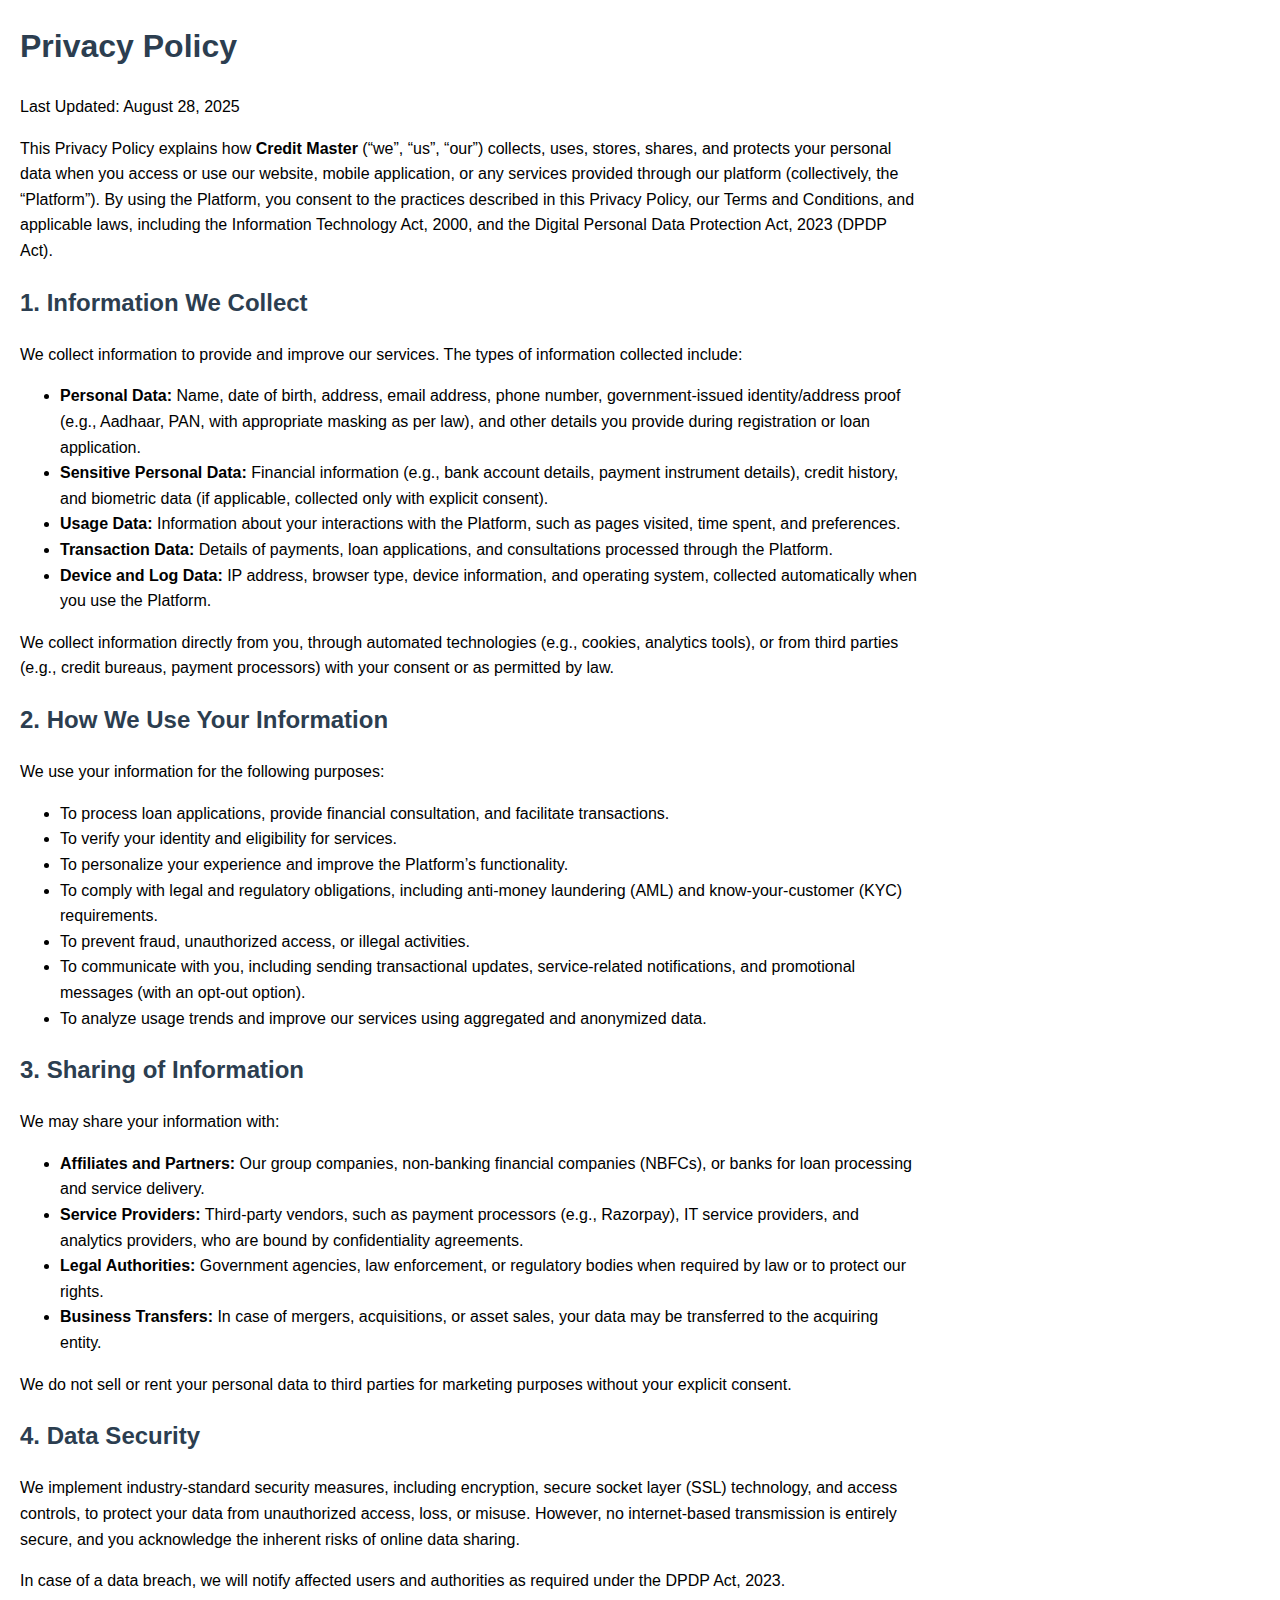
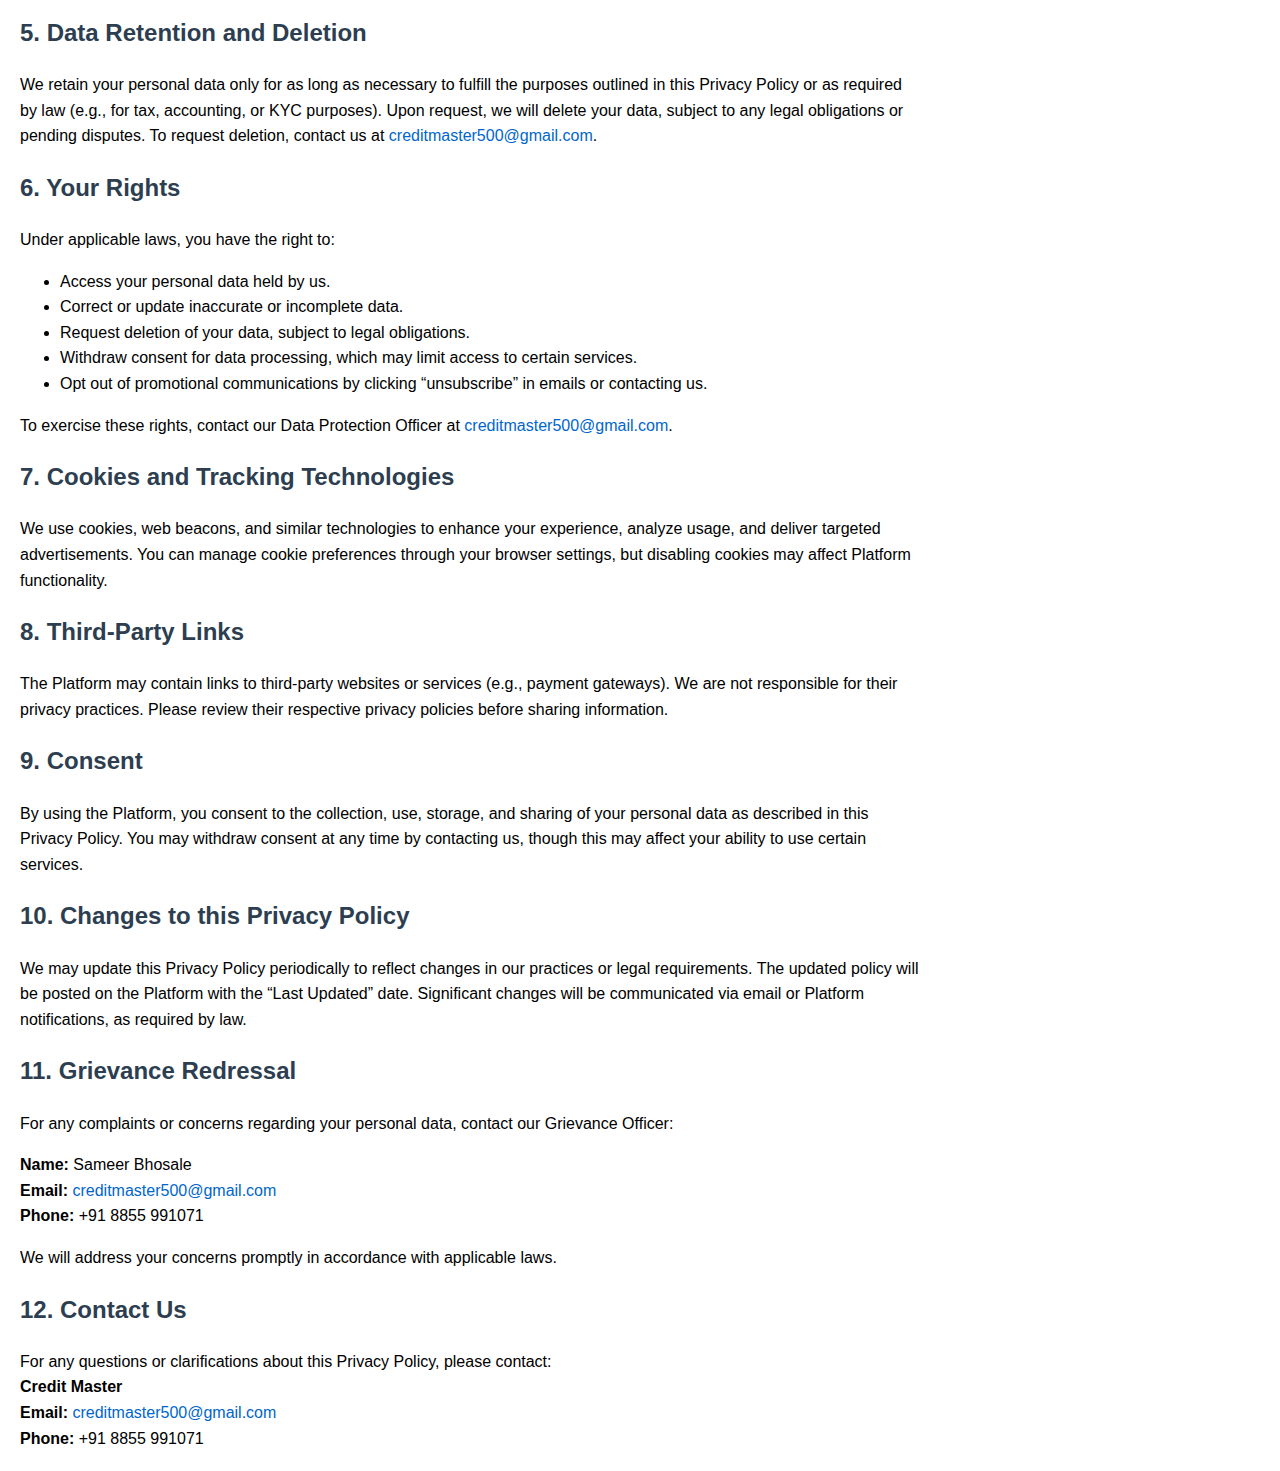
<file: demo/privacy.html>
<!DOCTYPE html>
<html lang="en">
<head>
  <meta charset="UTF-8">
  <meta name="viewport" content="width=device-width, initial-scale=1.0">
  <title>Privacy Policy - Credit Master</title>
  <style>
    body { font-family: Arial, sans-serif; line-height: 1.6; margin: 20px; max-width: 900px; }
    h1, h2 { color: #2c3e50; }
    a { color: #0066cc; text-decoration: none; }
    a:hover { text-decoration: underline; }
  </style>
</head>
<body>
  <h1>Privacy Policy</h1>
  <p>Last Updated: August 28, 2025</p>
  <p>This Privacy Policy explains how <strong>Credit Master</strong> (“we”, “us”, “our”) collects, uses, stores, shares, and protects your personal data when you access or use our website, mobile application, or any services provided through our platform (collectively, the “Platform”). By using the Platform, you consent to the practices described in this Privacy Policy, our Terms and Conditions, and applicable laws, including the Information Technology Act, 2000, and the Digital Personal Data Protection Act, 2023 (DPDP Act).</p>

  <h2>1. Information We Collect</h2>
  <p>We collect information to provide and improve our services. The types of information collected include:</p>
  <ul>
    <li><strong>Personal Data:</strong> Name, date of birth, address, email address, phone number, government-issued identity/address proof (e.g., Aadhaar, PAN, with appropriate masking as per law), and other details you provide during registration or loan application.</li>
    <li><strong>Sensitive Personal Data:</strong> Financial information (e.g., bank account details, payment instrument details), credit history, and biometric data (if applicable, collected only with explicit consent).</li>
    <li><strong>Usage Data:</strong> Information about your interactions with the Platform, such as pages visited, time spent, and preferences.</li>
    <li><strong>Transaction Data:</strong> Details of payments, loan applications, and consultations processed through the Platform.</li>
    <li><strong>Device and Log Data:</strong> IP address, browser type, device information, and operating system, collected automatically when you use the Platform.</li>
  </ul>
  <p>We collect information directly from you, through automated technologies (e.g., cookies, analytics tools), or from third parties (e.g., credit bureaus, payment processors) with your consent or as permitted by law.</p>

  <h2>2. How We Use Your Information</h2>
  <p>We use your information for the following purposes:</p>
  <ul>
    <li>To process loan applications, provide financial consultation, and facilitate transactions.</li>
    <li>To verify your identity and eligibility for services.</li>
    <li>To personalize your experience and improve the Platform’s functionality.</li>
    <li>To comply with legal and regulatory obligations, including anti-money laundering (AML) and know-your-customer (KYC) requirements.</li>
    <li>To prevent fraud, unauthorized access, or illegal activities.</li>
    <li>To communicate with you, including sending transactional updates, service-related notifications, and promotional messages (with an opt-out option).</li>
    <li>To analyze usage trends and improve our services using aggregated and anonymized data.</li>
  </ul>

  <h2>3. Sharing of Information</h2>
  <p>We may share your information with:</p>
  <ul>
    <li><strong>Affiliates and Partners:</strong> Our group companies, non-banking financial companies (NBFCs), or banks for loan processing and service delivery.</li>
    <li><strong>Service Providers:</strong> Third-party vendors, such as payment processors (e.g., Razorpay), IT service providers, and analytics providers, who are bound by confidentiality agreements.</li>
    <li><strong>Legal Authorities:</strong> Government agencies, law enforcement, or regulatory bodies when required by law or to protect our rights.</li>
    <li><strong>Business Transfers:</strong> In case of mergers, acquisitions, or asset sales, your data may be transferred to the acquiring entity.</li>
  </ul>
  <p>We do not sell or rent your personal data to third parties for marketing purposes without your explicit consent.</p>

  <h2>4. Data Security</h2>
  <p>We implement industry-standard security measures, including encryption, secure socket layer (SSL) technology, and access controls, to protect your data from unauthorized access, loss, or misuse. However, no internet-based transmission is entirely secure, and you acknowledge the inherent risks of online data sharing.</p>
  <p>In case of a data breach, we will notify affected users and authorities as required under the DPDP Act, 2023.</p>

  <h2>5. Data Retention and Deletion</h2>
  <p>We retain your personal data only for as long as necessary to fulfill the purposes outlined in this Privacy Policy or as required by law (e.g., for tax, accounting, or KYC purposes). Upon request, we will delete your data, subject to any legal obligations or pending disputes. To request deletion, contact us at <a href="mailto:creditmaster500@gmail.com">creditmaster500@gmail.com</a>.</p>

  <h2>6. Your Rights</h2>
  <p>Under applicable laws, you have the right to:</p>
  <ul>
    <li>Access your personal data held by us.</li>
    <li>Correct or update inaccurate or incomplete data.</li>
    <li>Request deletion of your data, subject to legal obligations.</li>
    <li>Withdraw consent for data processing, which may limit access to certain services.</li>
    <li>Opt out of promotional communications by clicking “unsubscribe” in emails or contacting us.</li>
  </ul>
  <p>To exercise these rights, contact our Data Protection Officer at <a href="mailto:creditmaster500@gmail.com">creditmaster500@gmail.com</a>.</p>

  <h2>7. Cookies and Tracking Technologies</h2>
  <p>We use cookies, web beacons, and similar technologies to enhance your experience, analyze usage, and deliver targeted advertisements. You can manage cookie preferences through your browser settings, but disabling cookies may affect Platform functionality.</p>

  <h2>8. Third-Party Links</h2>
  <p>The Platform may contain links to third-party websites or services (e.g., payment gateways). We are not responsible for their privacy practices. Please review their respective privacy policies before sharing information.</p>

  <h2>9. Consent</h2>
  <p>By using the Platform, you consent to the collection, use, storage, and sharing of your personal data as described in this Privacy Policy. You may withdraw consent at any time by contacting us, though this may affect your ability to use certain services.</p>

  <h2>10. Changes to this Privacy Policy</h2>
  <p>We may update this Privacy Policy periodically to reflect changes in our practices or legal requirements. The updated policy will be posted on the Platform with the “Last Updated” date. Significant changes will be communicated via email or Platform notifications, as required by law.</p>

  <h2>11. Grievance Redressal</h2>
  <p>For any complaints or concerns regarding your personal data, contact our Grievance Officer:</p>
  <p><strong>Name:</strong> Sameer Bhosale<br>
     <strong>Email:</strong> <a href="mailto:creditmaster500@gmail.com">creditmaster500@gmail.com</a><br>
     <strong>Phone:</strong> +91 8855 991071</p>
  <p>We will address your concerns promptly in accordance with applicable laws.</p>

  <h2>12. Contact Us</h2>
  <p>For any questions or clarifications about this Privacy Policy, please contact:<br>
  <strong>Credit Master</strong><br>
  <strong>Email:</strong> <a href="mailto:creditmaster500@gmail.com">creditmaster500@gmail.com</a><br>
  <strong>Phone:</strong> +91 8855 991071</p>
</body>
</html>
</file>
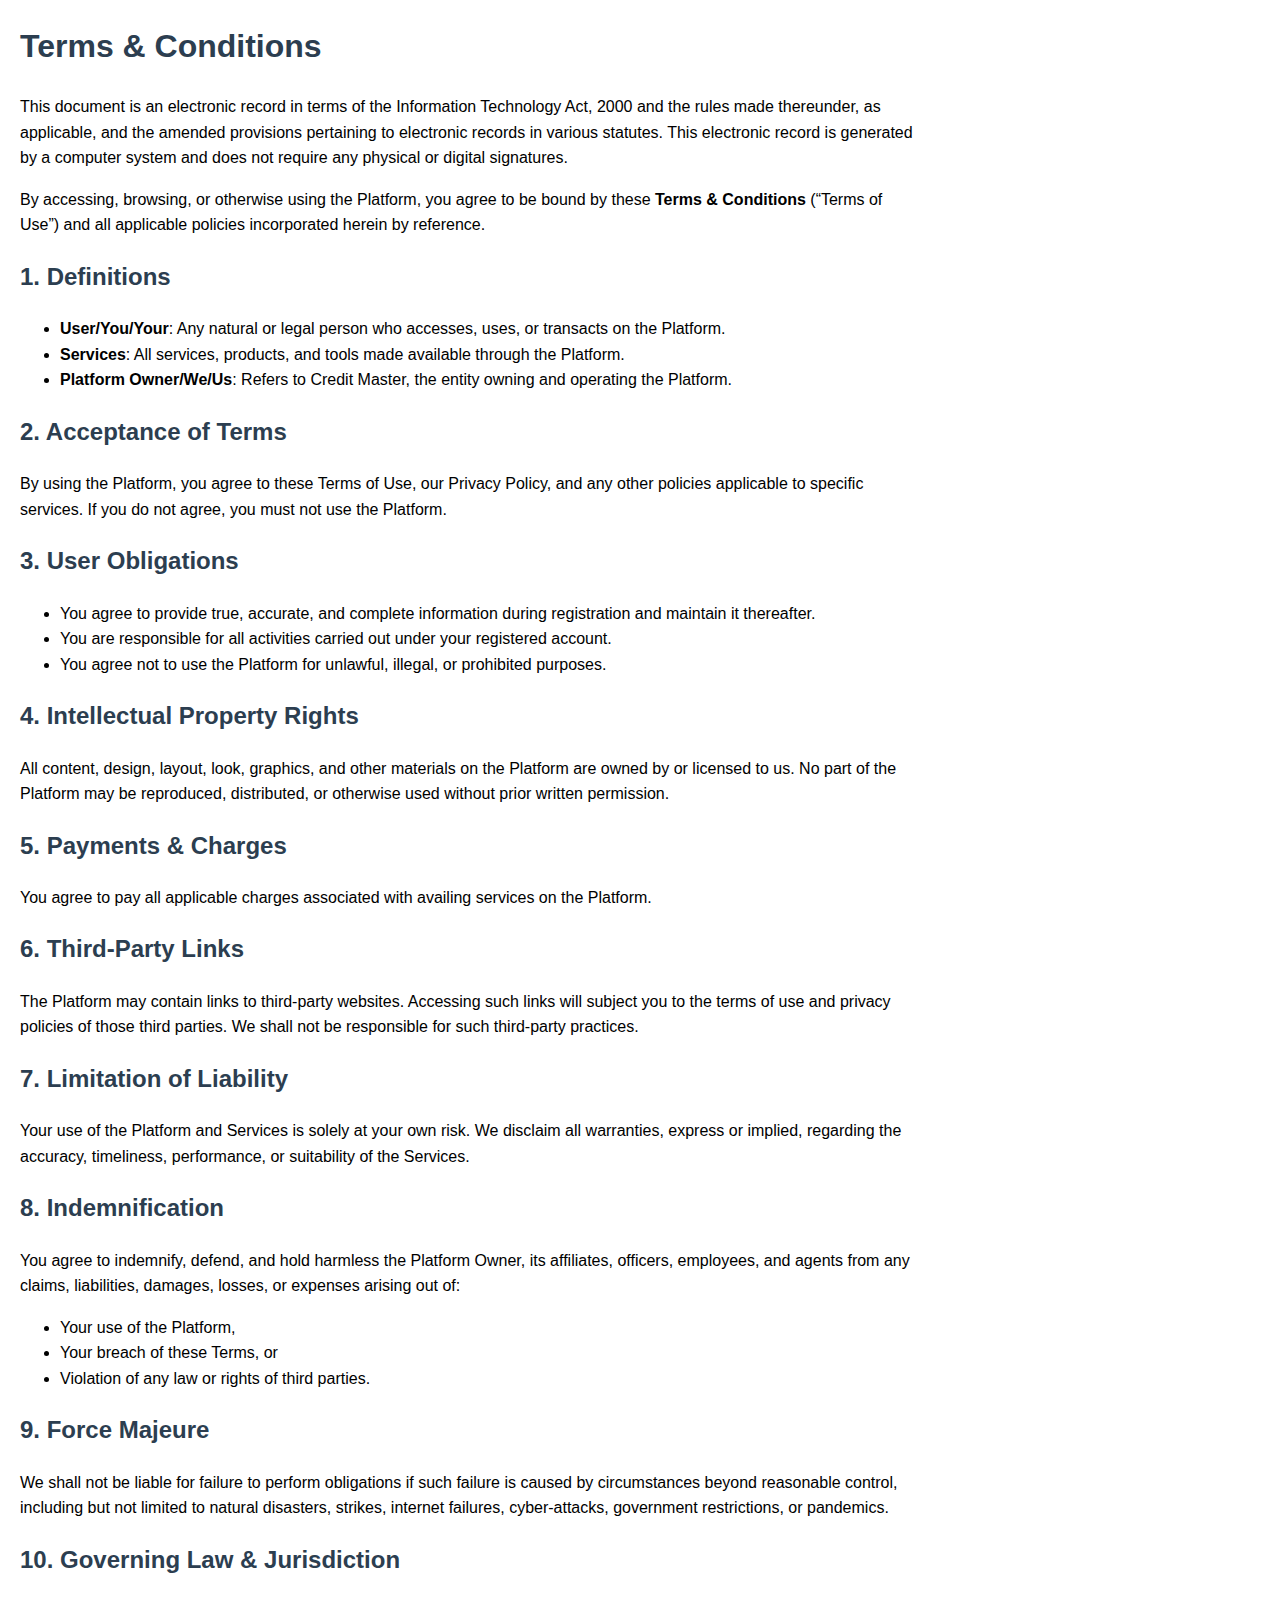
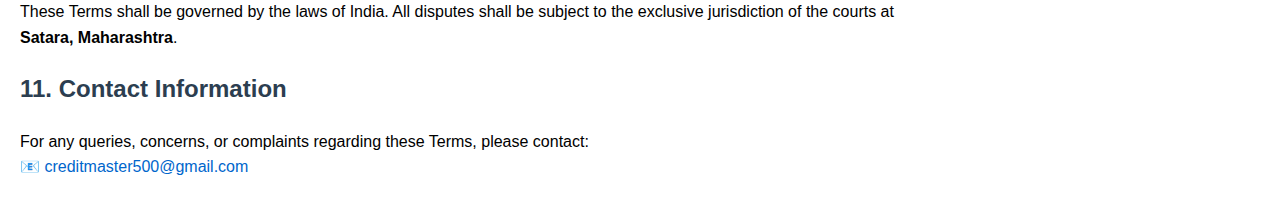
<file: demo/terms.html>
<!DOCTYPE html>
<html lang="en">
<head>
  <meta charset="UTF-8">
  <meta name="viewport" content="width=device-width, initial-scale=1.0">
  <title>Terms & Conditions - Credit Master</title>
  <style>
    body { font-family: Arial, sans-serif; line-height: 1.6; margin: 20px; max-width: 900px; }
    h1, h2 { color: #2c3e50; }
    a { color: #0066cc; text-decoration: none; }
  </style>
</head>
<body>
  <h1>Terms & Conditions</h1>
  <p>This document is an electronic record in terms of the Information Technology Act, 2000 and the rules made thereunder, as applicable, and the amended provisions pertaining to electronic records in various statutes. This electronic record is generated by a computer system and does not require any physical or digital signatures.</p>


  <p>By accessing, browsing, or otherwise using the Platform, you agree to be bound by these <strong>Terms & Conditions</strong> (“Terms of Use”) and all applicable policies incorporated herein by reference.</p>

  <h2>1. Definitions</h2>
  <ul>
    <li><strong>User/You/Your</strong>: Any natural or legal person who accesses, uses, or transacts on the Platform.</li>
    <li><strong>Services</strong>: All services, products, and tools made available through the Platform.</li>
    <li><strong>Platform Owner/We/Us</strong>: Refers to Credit Master, the entity owning and operating the Platform.</li>
  </ul>

  <h2>2. Acceptance of Terms</h2>
  <p>By using the Platform, you agree to these Terms of Use, our Privacy Policy, and any other policies applicable to specific services. If you do not agree, you must not use the Platform.</p>

  <h2>3. User Obligations</h2>
  <ul>
    <li>You agree to provide true, accurate, and complete information during registration and maintain it thereafter.</li>
    <li>You are responsible for all activities carried out under your registered account.</li>
    <li>You agree not to use the Platform for unlawful, illegal, or prohibited purposes.</li>
  </ul>

  <h2>4. Intellectual Property Rights</h2>
  <p>All content, design, layout, look, graphics, and other materials on the Platform are owned by or licensed to us. No part of the Platform may be reproduced, distributed, or otherwise used without prior written permission.</p>

  <h2>5. Payments & Charges</h2>
  <p>You agree to pay all applicable charges associated with availing services on the Platform.</p>

  <h2>6. Third-Party Links</h2>
  <p>The Platform may contain links to third-party websites. Accessing such links will subject you to the terms of use and privacy policies of those third parties. We shall not be responsible for such third-party practices.</p>

  <h2>7. Limitation of Liability</h2>
  <p>Your use of the Platform and Services is solely at your own risk. We disclaim all warranties, express or implied, regarding the accuracy, timeliness, performance, or suitability of the Services.</p>

  <h2>8. Indemnification</h2>
  <p>You agree to indemnify, defend, and hold harmless the Platform Owner, its affiliates, officers, employees, and agents from any claims, liabilities, damages, losses, or expenses arising out of:</p>
  <ul>
    <li>Your use of the Platform,</li>
    <li>Your breach of these Terms, or</li>
    <li>Violation of any law or rights of third parties.</li>
  </ul>

  <h2>9. Force Majeure</h2>
  <p>We shall not be liable for failure to perform obligations if such failure is caused by circumstances beyond reasonable control, including but not limited to natural disasters, strikes, internet failures, cyber-attacks, government restrictions, or pandemics.</p>

  <h2>10. Governing Law & Jurisdiction</h2>
  <p>These Terms shall be governed by the laws of India. All disputes shall be subject to the exclusive jurisdiction of the courts at <strong>Satara, Maharashtra</strong>.</p>

  <h2>11. Contact Information</h2>
  <p>For any queries, concerns, or complaints regarding these Terms, please contact:<br>
  📧 <a href="mailto:creditmaster500@gmail.com">creditmaster500@gmail.com</a></p>
</body>
</html>
</file>
